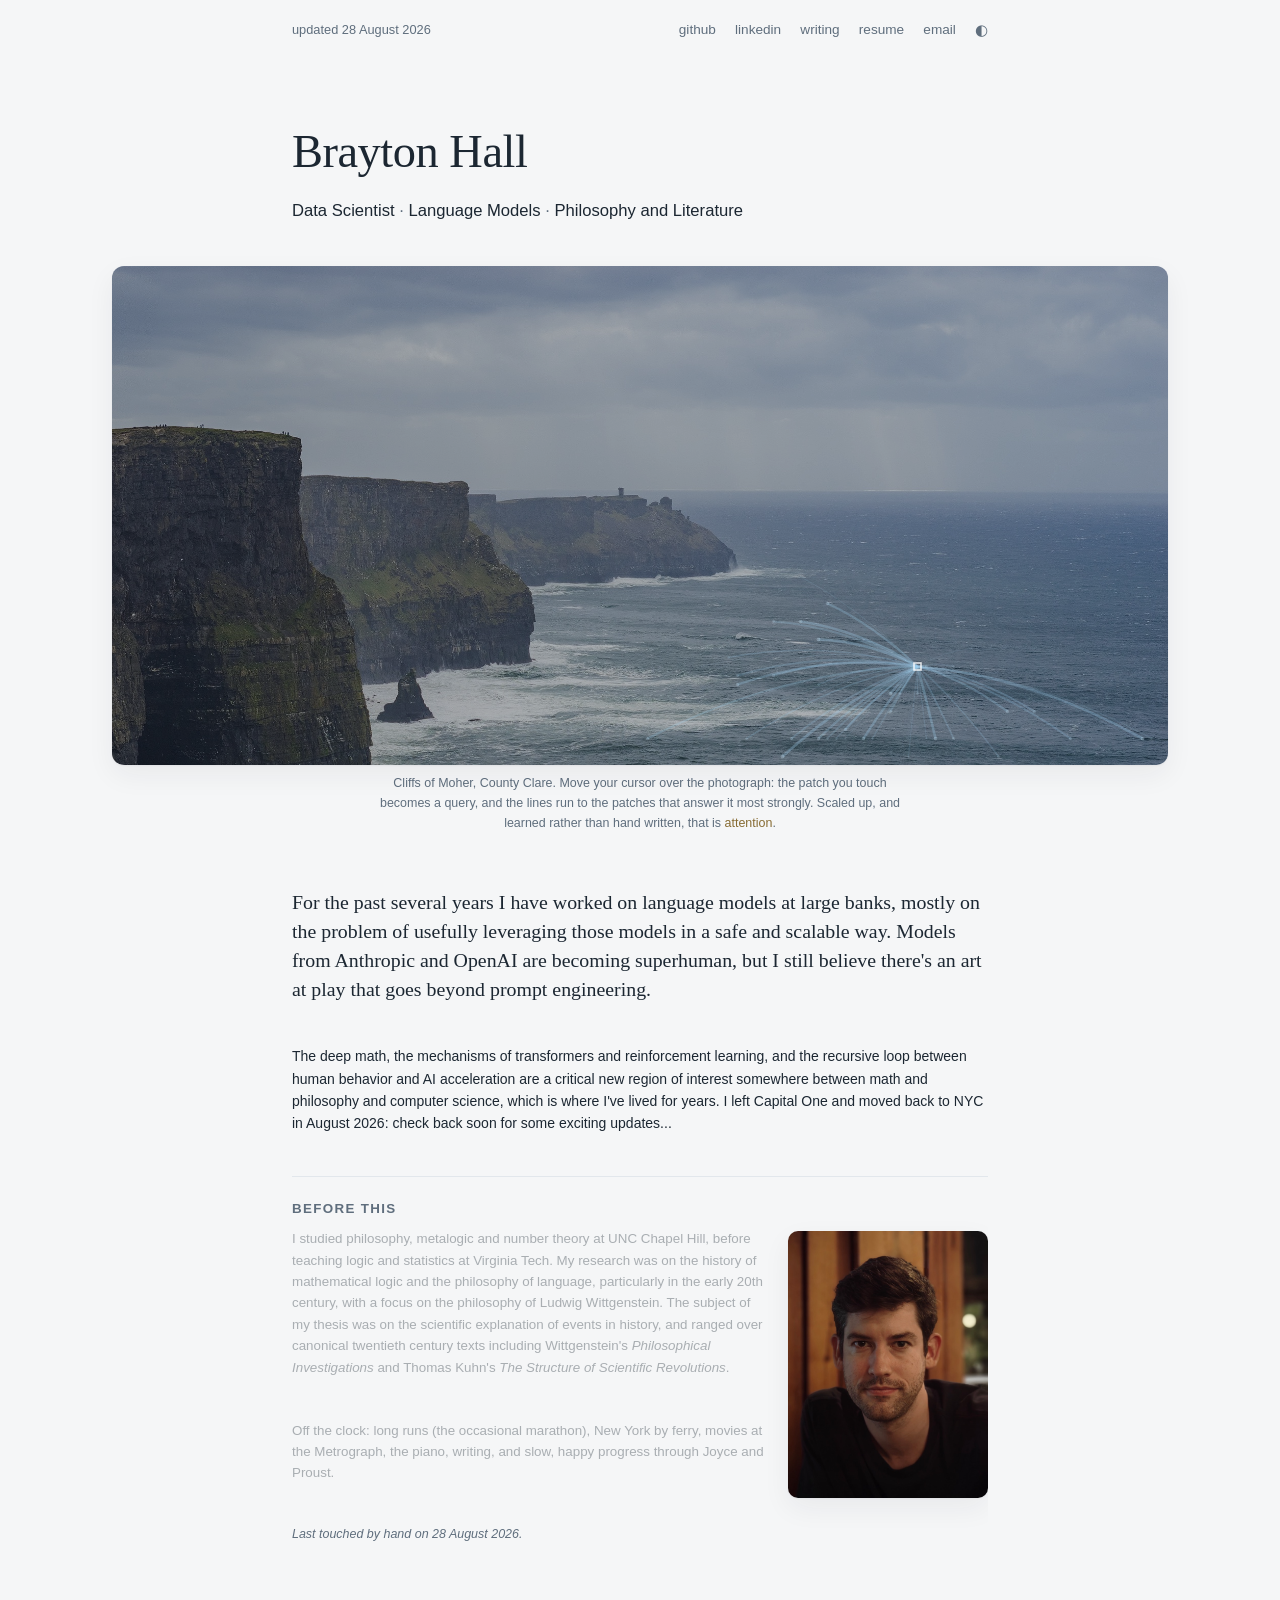
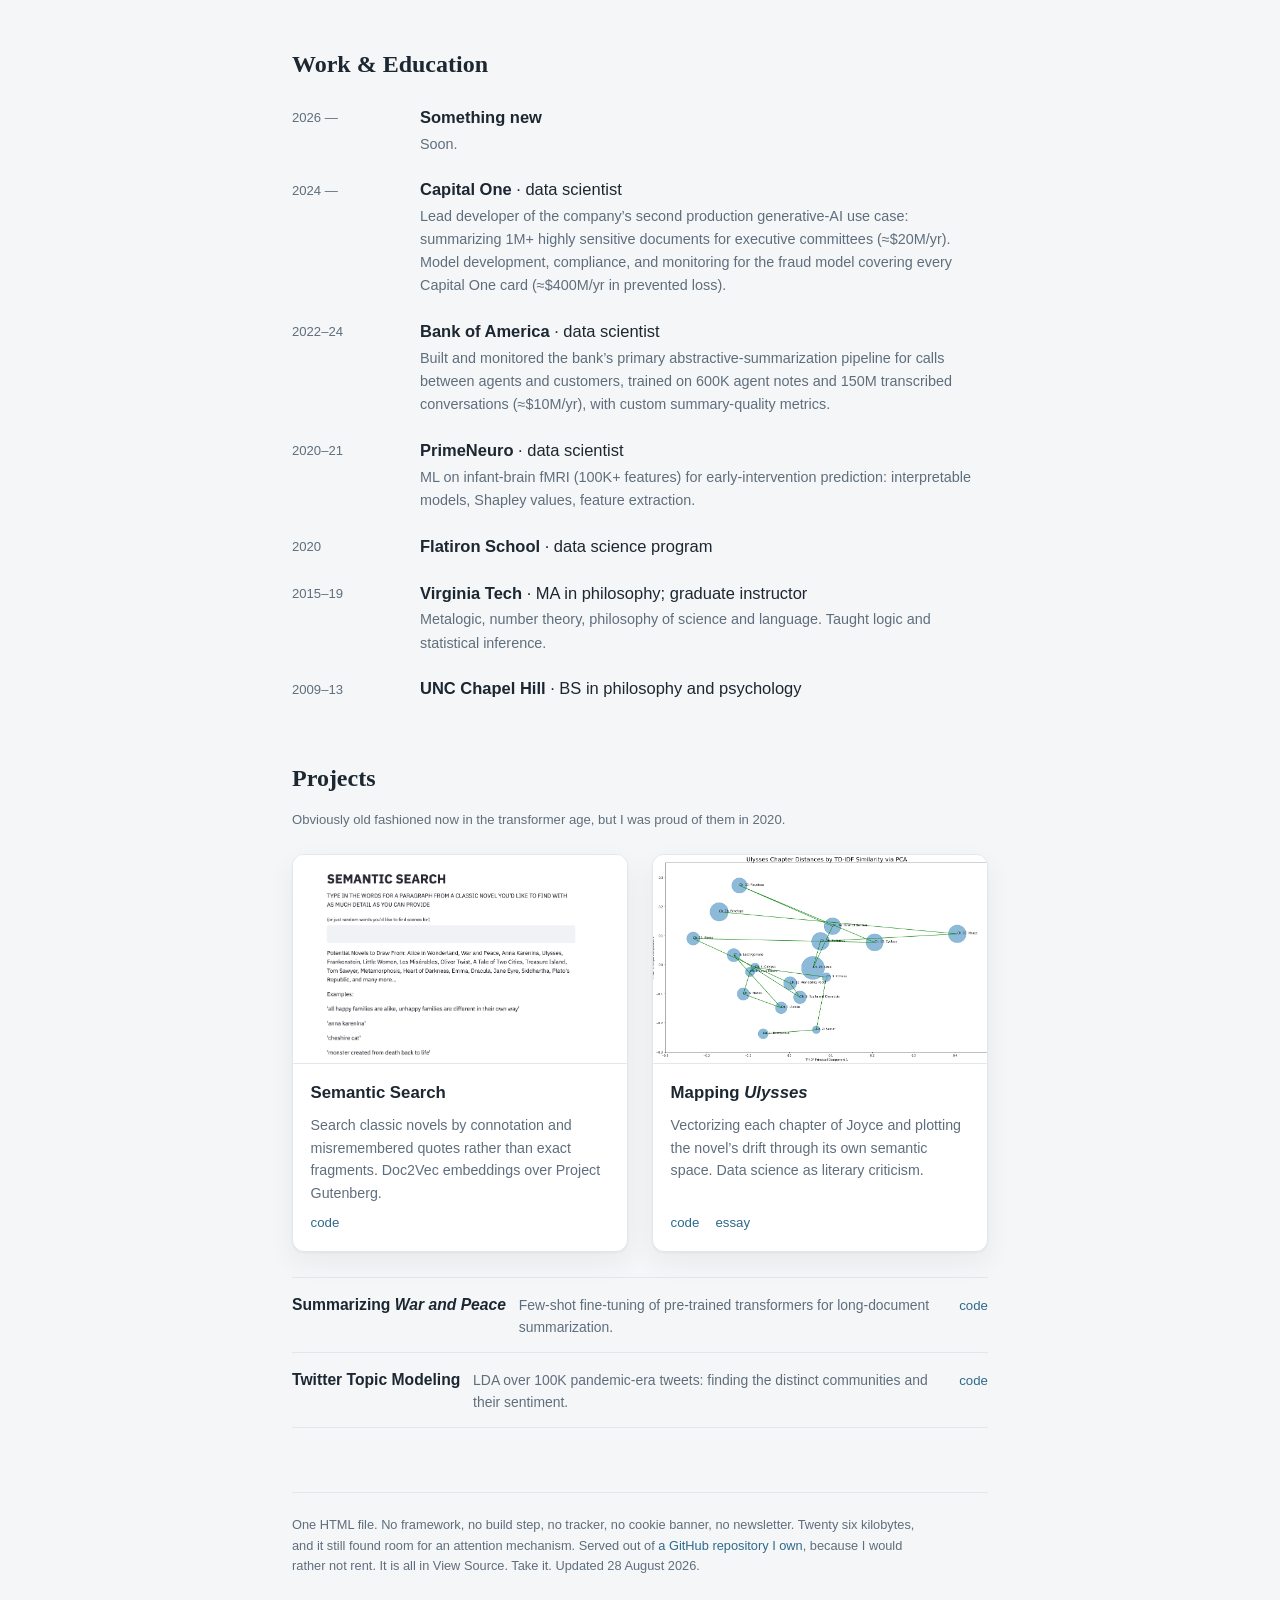
<file: index.html>
<!DOCTYPE html>
<html lang="en">
<head>
<meta charset="utf-8">
<meta name="viewport" content="width=device-width, initial-scale=1">
<title>Brayton Hall</title>
<meta name="description" content="Brayton Hall, data scientist. Language models in production; philosophy and literature always.">
<meta property="og:title" content="Brayton Hall">
<meta property="og:description" content="Data Scientist · Language Models · Philosophy and Literature">
<meta property="og:image" content="https://braytonhall.com/images/cliffs.jpeg">
<meta property="og:url" content="https://braytonhall.com">
<meta property="og:type" content="website">
<link rel="icon" href="images/favicon.png">
<style>
  /* Hand-written. No framework, no build step, no tracker. */
  :root {
    /* The date appears in the header, the bio and the footer, and is written
       here ONCE. Change this string and all three follow. */
    --updated: "28 August 2026";
    --bg: #f5f6f7;
    --card: #ffffff;
    --ink: #1c2732;
    --dim: #5f6e7d;
    --line: #e2e7ec;
    --accent: #2e6a8e;
    --accent-soft: #b6cad8;
    --shadow: 0 1px 2px rgba(30,42,54,.05), 0 10px 28px rgba(30,42,54,.06);
    /* antique gold, for the one word the caption is actually about */
    --gold: hsl(41 46% 36%);
  }
  html.dark {
    --bg: #151d26;
    --card: #1c2631;
    --ink: #e3eaf1;
    --dim: #92a3b3;
    --line: #2b3a48;
    --accent: #8db3d2;
    --accent-soft: #40607c;
    --shadow: 0 1px 2px rgba(0,0,0,.25), 0 10px 28px rgba(0,0,0,.25);
    --gold: hsl(41 46% 66%);
  }
  * { box-sizing: border-box; }
  body {
    margin: 0; overflow-x: hidden;
    background: var(--bg);
    color: var(--ink);
    font: 16.5px/1.6 -apple-system, BlinkMacSystemFont, "Segoe UI", Roboto, Helvetica, Arial, sans-serif;
    transition: background .25s, color .25s;
  }
  .serif { font-family: "Iowan Old Style", "Palatino Linotype", Palatino, Georgia, serif; }
  main { max-width: 46rem; margin: 0 auto; padding: 0 1.25rem 5rem; position: relative; z-index: 1; }
  a { color: var(--accent); text-decoration: none; }
  a:hover { text-decoration: underline; }

  header {
    display: flex; flex-wrap: wrap; gap: .4rem 1rem;
    justify-content: flex-end; align-items: baseline;
    padding: 1.2rem 0 0; font-size: .85rem;
  }
  header nav { display: flex; flex-wrap: wrap; gap: .3rem 1.2rem; }
  header nav a { color: var(--dim); }
  header nav a:hover { color: var(--accent); text-decoration: none; }
  #theme { cursor: pointer; background: none; border: none; color: var(--dim); font-size: .95rem; padding: 0; }
  #theme:hover { color: var(--accent); }

  .hero { margin: 4.6rem 0 2.2rem; }
  .hero h1 { font-size: 2.9rem; font-weight: 500; margin: 0 0 .55rem; letter-spacing: -.01em; }
  .hero .tag { font-size: 1.04rem; color: var(--dim); margin: 0; }
  .hero .tag b { color: var(--ink); font-weight: 500; }

  /* the attention pair breaks out of the text column */
  .wide {
    position: relative; left: 50%;
    transform: translateX(-50%); width: min(94vw, 66rem);
  }
  .cliffs { margin: 2.6rem 0 1.4rem; }
  .cliffwrap {
    position: relative; border-radius: 12px; overflow: hidden;
    box-shadow: var(--shadow); cursor: crosshair;
    /* A drag that starts on the photograph explores it instead of scrolling
       the page. The browser decides this at the moment the gesture begins, so
       it has to be declared here; calling preventDefault later is too late and
       would cost a passive listener. pinch-zoom is kept so the picture can
       still be zoomed, which matters for anyone who needs to. */
    touch-action: none;
    touch-action: pinch-zoom;
  }
  .cliffwrap img { width: 100%; display: block; }
  #lens { position: absolute; inset: 0; width: 100%; height: 100%; }
  figcaption, .demo-note { font-size: .78rem; color: var(--dim); margin-top: .55rem; text-align: center; }
  figcaption { max-width: 34rem; margin-left: auto; margin-right: auto; }
  figcaption .att { color: var(--gold); }
  .ontouch { display: none; }
  @media (hover: none) {
    .onhover { display: none; }
    .ontouch { display: inline; }
    .cliffwrap { cursor: default; }
  }

  /* The intro is set narrower and quieter than the rest of the page on purpose:
     a column you fall into, then a hairline, then the past in a lower voice. */
  .intro {
    --body: 14px; --lede: 1.42; --ink-2: 35%; --pgap: 2.6rem; --pw: 12.5rem;
    overflow: hidden; margin: 3.4rem 0 3.2rem;
    font-size: var(--body);
  }
  .intro .before img {
    float: right; width: var(--pw); margin: .2rem 0 .8rem 1.4rem;
    border-radius: 10px; box-shadow: var(--shadow);
  }
  .intro p { margin: 0 0 var(--pgap); }
  .intro .lede {
    font-size: calc(var(--body) * var(--lede)); line-height: 1.45;
    font-family: "Iowan Old Style", "Palatino Linotype", Palatino, Georgia, serif;
  }
  .intro .hair { border: 0; border-top: 1px solid var(--line); margin: 1.9rem 0 1.3rem; }
  .intro .before {
    color: color-mix(in srgb, var(--ink) var(--ink-2), var(--bg));
  }
  .intro .before p { font-size: calc(var(--body) * .955); }
  .intro .label {
    font-size: .7rem; letter-spacing: .1em; text-transform: uppercase;
    color: var(--dim); font-weight: 600; margin: 0 0 .55rem;
  }
  @media (max-width: 540px) {
    .intro { --pgap: 1.5rem; --pw: 8rem; }
    .intro .before img { margin-left: 1rem; }
  }

  h2 { font-size: 1.5rem; font-weight: 550; margin: 0 0 1.3rem; }
  section { margin: 3.6rem 0; }

  .features { display: grid; grid-template-columns: 1fr 1fr; gap: 1.5rem; margin-bottom: 1.6rem; }
  @media (max-width: 620px) { .features { grid-template-columns: 1fr; } }
  .card {
    background: var(--card); border: 1px solid var(--line); border-radius: 12px;
    overflow: hidden; display: flex; flex-direction: column;
    box-shadow: var(--shadow); transition: transform .18s;
  }
  .card:hover { transform: translateY(-2px); }
  .card .thumb { aspect-ratio: 16/10; overflow: hidden; border-bottom: 1px solid var(--line); background: #fff; }
  .card .thumb img { width: 100%; height: 100%; object-fit: cover; object-position: center top; display: block; }
  .card .body { padding: 1rem 1.1rem 1.1rem; display: flex; flex-direction: column; gap: .45rem; flex: 1; }
  .card h3 { margin: 0; font-size: 1.05rem; font-weight: 600; }
  .card h3 a { color: var(--ink); }
  .card h3 a:hover { color: var(--accent); text-decoration: none; }
  .card p { margin: 0; font-size: .89rem; color: var(--dim); flex: 1; }
  .card .links { font-size: .83rem; display: flex; gap: 1rem; }

  .more { border-top: 1px solid var(--line); }
  .more .row { display: flex; flex-wrap: wrap; align-items: baseline; gap: .3rem .8rem; padding: .85rem 0; border-bottom: 1px solid var(--line); }
  .more .row h3 { margin: 0; font-size: .98rem; font-weight: 600; }
  .more .row h3 a { color: var(--ink); }
  .more .row h3 a:hover { color: var(--accent); text-decoration: none; }
  .more .row p { margin: 0; font-size: .87rem; color: var(--dim); flex: 1 1 24rem; }
  .more .row .links { font-size: .83rem; }

  .job { display: grid; grid-template-columns: 6.8rem 1fr; gap: 0 1.2rem; margin-bottom: 1.3rem; }
  .job .when { color: var(--dim); font-size: .82rem; padding-top: .2rem; }
  .job .what b { font-weight: 600; }
  .job .what p { margin: .15rem 0 0; font-size: .9rem; color: var(--dim); }
  @media (max-width: 540px) { .job { grid-template-columns: 1fr; } .job .when { padding: 0; } }

  footer {
    border-top: 1px solid var(--line); margin-top: 4rem; padding-top: 1.4rem;
    font-size: .8rem; color: var(--dim);
  }
  footer p { max-width: 40rem; margin: 0; }

  .updated::after { content: var(--updated); }
  header .stamp { color: var(--dim); margin-right: auto; font-size: .8rem; }
  .touched {
    font-size: .78rem; color: var(--dim); margin: 2.2rem 0 0;
    font-style: italic;
  }
  .aside {
    font-size: .82rem; color: var(--dim); margin: -.6rem 0 1.5rem;
    max-width: 34rem;
  }
</style>
</head>
<body>
<main>
  <header>
    <span class="stamp">updated <span class="updated"></span></span>
    <nav>
      <a href="https://github.com/bphall">github</a>
      <a href="https://www.linkedin.com/in/braytonhall/">linkedin</a>
      <a href="https://medium.com/@braytonhall">writing</a>
      <a href="assets/Brayton_Hall_Resume.pdf">resume</a>
      <a href="mailto:braytonhall@gmail.com">email</a>
      <button id="theme" title="light / dark">◐</button>
    </nav>
  </header>

  <div class="hero">
    <h1 class="serif">Brayton Hall</h1>
    <p class="tag"><b>Data Scientist</b> · <b>Language Models</b> · <b>Philosophy and Literature</b></p>
  </div>

  <figure class="cliffs wide">
    <div class="cliffwrap">
      <img id="cliffimg" src="images/cliffs.jpeg" alt="The Cliffs of Moher, County Clare, Ireland">
      <canvas id="lens"></canvas>
    </div>
    <figcaption>Cliffs of Moher, County Clare.
      <span class="onhover">Move your cursor over the photograph:</span><span
      class="ontouch">Touch the photograph:</span> the patch you touch becomes a
      query, and the lines run to the patches that answer it most strongly.
      Scaled up, and learned rather than hand written, that is <span class="att">attention</span>.</figcaption>
  </figure>

  <div class="intro">
    <p class="lede">For the past several years I have worked on language models
      at large banks, mostly on the problem of usefully leveraging those models
      in a safe and scalable way. Models from Anthropic and OpenAI are becoming
      superhuman, but I still believe there's an art at play that goes beyond
      prompt engineering.</p>
    <p>The deep math, the mechanisms of transformers and reinforcement
      learning, and the recursive loop between human behavior and AI
      acceleration are a critical new region of interest somewhere between math
      and philosophy and computer science, which is where I've lived for years.
      I left Capital One and moved back to NYC in August 2026: check back soon
      for some exciting updates...</p>

    <hr class="hair">

    <div class="before">
      <p class="label">Before this</p>
      <img src="images/me_2026.jpg" alt="Brayton Hall">
      <p>I studied philosophy, metalogic and number theory at UNC Chapel Hill,
        before teaching logic and statistics at Virginia Tech. My research was on the history of mathematical logic and the
        philosophy of language, particularly in the early 20th century, with a
        focus on the philosophy of Ludwig Wittgenstein. The subject of my thesis
        was on the scientific explanation of events in history, and ranged over
        canonical twentieth century texts including Wittgenstein's
        <i>Philosophical Investigations</i> and Thomas Kuhn's <i>The Structure
        of Scientific Revolutions</i>.</p>
      <p>Off the clock: long runs (the occasional marathon), New York by
        ferry, movies at the Metrograph, the piano, writing, and slow, happy
        progress through Joyce and Proust.</p>
    </div>
    <p class="touched">Last touched by hand on <span class="updated"></span>.</p>
  </div>

  <section id="work">
    <h2 class="serif">Work &amp; Education</h2>
    <div class="job">
      <div class="when">2026 —</div>
      <div class="what"><b>Something new</b>
        <p>Soon.</p></div>
    </div>
    <div class="job">
      <div class="when">2024 —</div>
      <div class="what"><b>Capital One</b> · data scientist
        <p>Lead developer of the company’s second production generative-AI
        use case: summarizing 1M+ highly sensitive documents for executive
        committees (≈$20M/yr). Model development, compliance, and monitoring
        for the fraud model covering every Capital One card (≈$400M/yr in
        prevented loss).</p></div>
    </div>
    <div class="job">
      <div class="when">2022–24</div>
      <div class="what"><b>Bank of America</b> · data scientist
        <p>Built and monitored the bank’s primary abstractive-summarization
        pipeline for calls between agents and customers, trained on 600K
        agent notes and 150M transcribed conversations (≈$10M/yr), with
        custom summary-quality metrics.</p></div>
    </div>
    <div class="job">
      <div class="when">2020–21</div>
      <div class="what"><b>PrimeNeuro</b> · data scientist
        <p>ML on infant-brain fMRI (100K+ features) for early-intervention
        prediction: interpretable models, Shapley values, feature
        extraction.</p></div>
    </div>
    <div class="job">
      <div class="when">2020</div>
      <div class="what"><b>Flatiron School</b> · data science program</div>
    </div>
    <div class="job">
      <div class="when">2015–19</div>
      <div class="what"><b>Virginia Tech</b> · MA in philosophy; graduate instructor
        <p>Metalogic, number theory, philosophy of science and language.
        Taught logic and statistical inference.</p></div>
    </div>
    <div class="job">
      <div class="when">2009–13</div>
      <div class="what"><b>UNC Chapel Hill</b> · BS in philosophy and psychology</div>
    </div>
  </section>

  <section id="projects">
    <h2 class="serif">Projects</h2>
    <p class="aside">Obviously old fashioned now in the transformer age, but I
      was proud of them in 2020.</p>
    <div class="features">
      <div class="card">
        <a class="thumb" href="https://github.com/bphall/semantic_search"><img src="images/gallery/fulls/semsearch.png" alt="Semantic search interface"></a>
        <div class="body">
          <h3><a href="https://github.com/bphall/semantic_search">Semantic Search</a></h3>
          <p>Search classic novels by connotation and misremembered quotes
            rather than exact fragments. Doc2Vec embeddings over Project
            Gutenberg.</p>
          <div class="links"><a href="https://github.com/bphall/semantic_search">code</a></div>
        </div>
      </div>
      <div class="card">
        <a class="thumb" href="https://medium.com/swlh/using-nlp-to-visualize-ulysses-part-two-8ead745f320c"><img src="images/gallery/fulls/ulysses_tfidf_pca.png" alt="Ulysses chapters in TF-IDF space"></a>
        <div class="body">
          <h3><a href="https://medium.com/swlh/using-nlp-to-visualize-ulysses-part-two-8ead745f320c">Mapping <i>Ulysses</i></a></h3>
          <p>Vectorizing each chapter of Joyce and plotting the novel’s
            drift through its own semantic space. Data science as literary
            criticism.</p>
          <div class="links"><a href="https://github.com/bphall/ulysses_map">code</a>
            <a href="https://medium.com/swlh/using-nlp-to-visualize-ulysses-part-two-8ead745f320c">essay</a></div>
        </div>
      </div>
    </div>
    <div class="more">
      <div class="row">
        <h3><a href="https://github.com/bphall/abstractive_summ">Summarizing <i>War and Peace</i></a></h3>
        <p>Few-shot fine-tuning of pre-trained transformers for
          long-document summarization.</p>
        <span class="links"><a href="https://github.com/bphall/abstractive_summ">code</a></span>
      </div>
      <div class="row">
        <h3><a href="https://github.com/bphall/tweet_nlp">Twitter Topic Modeling</a></h3>
        <p>LDA over 100K pandemic-era tweets: finding the distinct
          communities and their sentiment.</p>
        <span class="links"><a href="https://github.com/bphall/tweet_nlp">code</a></span>
      </div>
    </div>
  </section>

  <footer>
    <p>One HTML file. No framework, no build step, no tracker, no cookie banner,
      no newsletter. Twenty six kilobytes, and it still found room for an
      attention mechanism. Served out of <a href="https://github.com/bphall/my_html5up_website">a
      GitHub repository I own</a>, because I would rather not rent. It is all in
      View Source. Take it. Updated <span class="updated"></span>.</p>
  </footer>
</main>

<script>
/* theme */
const themeBtn = document.getElementById('theme');
const setDark = on => {
  document.documentElement.classList.toggle('dark', on);
  localStorage.setItem('bh.dark', on ? '1' : '0');
};
const saved = localStorage.getItem('bh.dark');
const q = new URLSearchParams(location.search);
if (!q.has('light') && (saved === '1' || (saved === null && matchMedia('(prefers-color-scheme: dark)').matches)
    || q.has('dark'))) setDark(true);
themeBtn.onclick = () => setDark(!document.documentElement.classList.contains('dark'));

/* ——— the attention lens ———————————————————————————————————————————————
   The photograph is cut into 9px patches. A patch is described by fourteen
   numbers: its brightness in four quadrants, two colour opponents, its local
   contrast, its edge strength, how that edge energy splits across four
   orientations, and its horizontal and vertical gradient. Every dimension is
   then standardised across the whole image, which is the step that matters:
   cosine similarity ignores vector length, so on raw colour a pale grey sky
   and near black wet rock score a perfect match. Standardising turns cosine
   into correlation and gives brightness and texture their say back.

   Hover a patch and it queries every other patch. Lines run to the fifty that
   answer most strongly. Nothing is precomputed and nothing is fetched; it is
   all arithmetic on the pixels in front of you.

   Settings chosen 2026-08-28. Weights: colour 1, texture 6, edge 1.15,
   brightness 0.85. Patch 9px, fifty lines, veil 0.72, query outline 0.8.  */
(() => {
  const img = document.getElementById('cliffimg');
  const cv = document.getElementById('lens');
  if (!img || !cv) return;
  const ctx = cv.getContext('2d');

  const P = 9, TOPK = 50, VEIL = .72, RING = .8, LINE_OP = .40;
  const W_LUM = .85, W_COL = 1, W_TEX = 6, W_EDGE = 1.15;
  const DIMS = 14;

  let cols = 0, rows = 0, feat = null, norms = null, dpr = 1;
  let hover = null, pending = 0, idle = true, t0 = 0;

  function build() {
    const w = img.clientWidth | 0, h = img.clientHeight | 0;
    if (!w || !h) return;
    dpr = Math.min(2, devicePixelRatio || 1);
    cv.width = w * dpr; cv.height = h * dpr;
    ctx.setTransform(dpr, 0, 0, dpr, 0, 0);

    const off = document.createElement('canvas');
    off.width = w; off.height = h;
    const octx = off.getContext('2d', { willReadFrequently: true });
    octx.drawImage(img, 0, 0, w, h);
    let d;
    try { d = octx.getImageData(0, 0, w, h).data; }
    catch (e) { return; }            /* a tainted canvas just means no lens */

    const n = w * h;
    const L = new Float32Array(n), O1 = new Float32Array(n), O2 = new Float32Array(n);
    for (let i = 0, q = 0; i < n; i++, q += 4) {
      const r = d[q] / 255, g = d[q + 1] / 255, b = d[q + 2] / 255;
      L[i] = .299 * r + .587 * g + .114 * b;
      O1[i] = r - g;
      O2[i] = .5 * (r + g) - b;
    }
    const GX = new Float32Array(n), GY = new Float32Array(n);
    for (let y = 1; y < h - 1; y++) for (let x = 1; x < w - 1; x++) {
      const i = y * w + x;
      GX[i] = L[i + 1] - L[i - 1];
      GY[i] = L[i + w] - L[i - w];
    }

    cols = Math.max(2, Math.floor(w / P));
    rows = Math.max(2, Math.floor(h / P));
    const N = cols * rows;
    feat = new Float32Array(N * DIMS);

    for (let r = 0; r < rows; r++) for (let c = 0; c < cols; c++) {
      const base = (r * cols + c) * DIMS;
      let sL = 0, sLL = 0, so1 = 0, so2 = 0, smag = 0, sgx = 0, sgy = 0, k = 0;
      const quad = [0, 0, 0, 0], qn = [0, 0, 0, 0], ori = [0, 0, 0, 0];
      for (let py = 0; py < P; py++) for (let px = 0; px < P; px++) {
        const X = c * P + px, Y = r * P + py;
        if (X >= w || Y >= h) continue;
        const i = Y * w + X, l = L[i];
        sL += l; sLL += l * l; so1 += O1[i]; so2 += O2[i];
        const gx = GX[i], gy = GY[i], mag = Math.sqrt(gx * gx + gy * gy);
        smag += mag; sgx += Math.abs(gx); sgy += Math.abs(gy);
        let a = Math.atan2(gy, gx); if (a < 0) a += Math.PI;
        ori[Math.min(3, (a / (Math.PI / 4)) | 0)] += mag;
        const qi = (px * 2 / P | 0 ? 1 : 0) + (py * 2 / P | 0 ? 2 : 0);
        quad[qi] += l; qn[qi]++;
        k++;
      }
      const inv = 1 / (k || 1), mean = sL * inv;
      for (let j = 0; j < 4; j++) feat[base + j] = quad[j] / (qn[j] || 1);
      feat[base + 4] = so1 * inv;
      feat[base + 5] = so2 * inv;
      feat[base + 6] = Math.sqrt(Math.max(0, sLL * inv - mean * mean));
      feat[base + 7] = smag * inv;
      for (let j = 0; j < 4; j++) feat[base + 8 + j] = ori[j] * inv;
      feat[base + 12] = sgx * inv;
      feat[base + 13] = sgy * inv;
    }

    /* standardise every dimension across all patches, then weight the groups */
    const wts = [W_LUM, W_LUM, W_LUM, W_LUM, W_COL, W_COL, W_TEX, W_TEX,
                 W_EDGE, W_EDGE, W_EDGE, W_EDGE, W_EDGE, W_EDGE];
    for (let k = 0; k < DIMS; k++) {
      let m = 0; for (let i = 0; i < N; i++) m += feat[i * DIMS + k];
      m /= N;
      let v = 0; for (let i = 0; i < N; i++) { const t = feat[i * DIMS + k] - m; v += t * t; }
      const sd = Math.sqrt(v / N) || 1e-6;
      for (let i = 0; i < N; i++) feat[i * DIMS + k] = (feat[i * DIMS + k] - m) / sd * wts[k];
    }

    norms = new Float32Array(N);
    for (let i = 0; i < N; i++) {
      let a = 0;
      for (let k = 0; k < DIMS; k++) { const v = feat[i * DIMS + k]; a += v * v; }
      norms[i] = Math.sqrt(a) || 1e-6;
    }
  }

  /* the fifty best answers, without sorting six thousand patches every frame */
  function topK(qi) {
    const N = cols * rows, qb = qi * DIMS, qn = norms[qi];
    const bi = new Int32Array(TOPK), bs = new Float32Array(TOPK);
    let filled = 0, worst = -Infinity, worstAt = 0;
    for (let i = 0; i < N; i++) {
      if (i === qi) continue;
      let dot = 0; const b = i * DIMS;
      for (let k = 0; k < DIMS; k++) dot += feat[qb + k] * feat[b + k];
      const sc = dot / (qn * norms[i]);
      if (filled < TOPK) {
        bi[filled] = i; bs[filled] = sc; filled++;
        if (filled === TOPK) {
          worst = Infinity;
          for (let j = 0; j < TOPK; j++) if (bs[j] < worst) { worst = bs[j]; worstAt = j; }
        }
      } else if (sc > worst) {
        bi[worstAt] = i; bs[worstAt] = sc;
        worst = Infinity;
        for (let j = 0; j < TOPK; j++) if (bs[j] < worst) { worst = bs[j]; worstAt = j; }
      }
    }
    const order = Array.from({ length: filled }, (_, j) => j).sort((a, b) => bs[b] - bs[a]);
    return order.map(j => bi[j]);
  }

  function attend(mx, my) {
    if (!feat) return;
    const qc = Math.max(0, Math.min(cols - 1, (mx / P) | 0));
    const qr = Math.max(0, Math.min(rows - 1, (my / P) | 0));
    const qi = qr * cols + qc;
    const best = topK(qi);
    const w = cv.width / dpr, h = cv.height / dpr;

    ctx.clearRect(0, 0, w, h);
    ctx.fillStyle = 'rgba(10,17,24,' + (VEIL * .42).toFixed(3) + ')';
    ctx.fillRect(0, 0, w, h);

    const qx = (qc + .5) * P, qy = (qr + .5) * P;
    best.forEach((i, rank) => {
      const x = (i % cols + .5) * P, y = ((i / cols | 0) + .5) * P;
      const t = 1 - rank / TOPK;
      ctx.strokeStyle = 'rgba(160,206,236,' + ((.16 + .62 * t) * LINE_OP).toFixed(3) + ')';
      ctx.lineWidth = .5 + 2.2 * t;
      ctx.beginPath();
      ctx.moveTo(qx, qy);
      ctx.quadraticCurveTo((qx + x) / 2, (qy + y) / 2 - Math.abs(x - qx) * .12, x, y);
      ctx.stroke();
      ctx.fillStyle = 'rgba(200,228,246,' + ((.3 + .5 * t) * LINE_OP).toFixed(3) + ')';
      ctx.beginPath(); ctx.arc(x, y, .7 + 1.2 * t, 0, 7); ctx.fill();
    });

    ctx.strokeStyle = 'rgba(255,255,255,' + RING + ')';
    ctx.lineWidth = 1.6;
    ctx.strokeRect(qc * P + 1, qr * P + 1, P - 2, P - 2);
  }

  /* one repaint per animation frame, never one per mouse event */
  function schedule(x, y) {
    hover = { x, y };
    if (pending) return;
    pending = requestAnimationFrame(() => { pending = 0; if (hover) attend(hover.x, hover.y); });
  }

  /* until someone hovers, the query drifts on its own, so the mechanism is
     visible to a visitor who never moves the mouse. Two sine waves at an
     irrational ratio, so the path never repeats. */
  function drift(t) {
    requestAnimationFrame(drift);
    if (!idle || !feat || t - t0 < 90) return;
    t0 = t;
    const w = cv.clientWidth, h = cv.clientHeight, k = t / 4200;
    attend(w * (.5 + .42 * Math.sin(k)), h * (.5 + .36 * Math.sin(k * 1.618 + 1)));
  }

  /* A mouse hovers; a finger presses. Track a mouse whenever it is over the
     photograph, and track a touch only while it is held down, so the page can
     still be scrolled past the image. Nothing calls preventDefault: stealing
     the scroll to win an ornament would be a bad trade. After a touch lifts,
     the last answer is left on screen for a moment, then the drift resumes. */
  const wrap = cv.parentElement;
  let down = false, resume = 0;
  const at = e => {
    const b = cv.getBoundingClientRect();
    schedule(e.clientX - b.left, e.clientY - b.top);
  };
  const isMouse = e => !e.pointerType || e.pointerType === 'mouse';

  wrap.addEventListener('pointerdown', e => {
    down = true; idle = false; clearTimeout(resume); at(e);
    /* keep receiving the finger even if it wanders off the picture */
    try { wrap.setPointerCapture(e.pointerId); } catch (err) {}
  }, { passive: true });

  wrap.addEventListener('pointermove', e => {
    if (!isMouse(e) && !down) return;
    idle = false; clearTimeout(resume); at(e);
  }, { passive: true });

  const release = e => {
    down = false;
    try { wrap.releasePointerCapture(e.pointerId); } catch (err) {}
    if (isMouse(e)) return;
    clearTimeout(resume);
    resume = setTimeout(() => { idle = true; hover = null; }, 4000);
  };
  wrap.addEventListener('pointerup', release, { passive: true });
  wrap.addEventListener('pointercancel', release, { passive: true });
  wrap.addEventListener('pointerleave', e => {
    down = false;
    if (isMouse(e)) { idle = true; hover = null; }
  });

  if (img.complete) build(); else img.onload = build;
  let rz; addEventListener('resize', () => { clearTimeout(rz); rz = setTimeout(build, 150); });
  requestAnimationFrame(drift);
  if (q.has('lens')) img.addEventListener('load', () => attend(cv.clientWidth * .06, cv.clientHeight * .6));
})();

</script>
</body>
</html>
</file>
